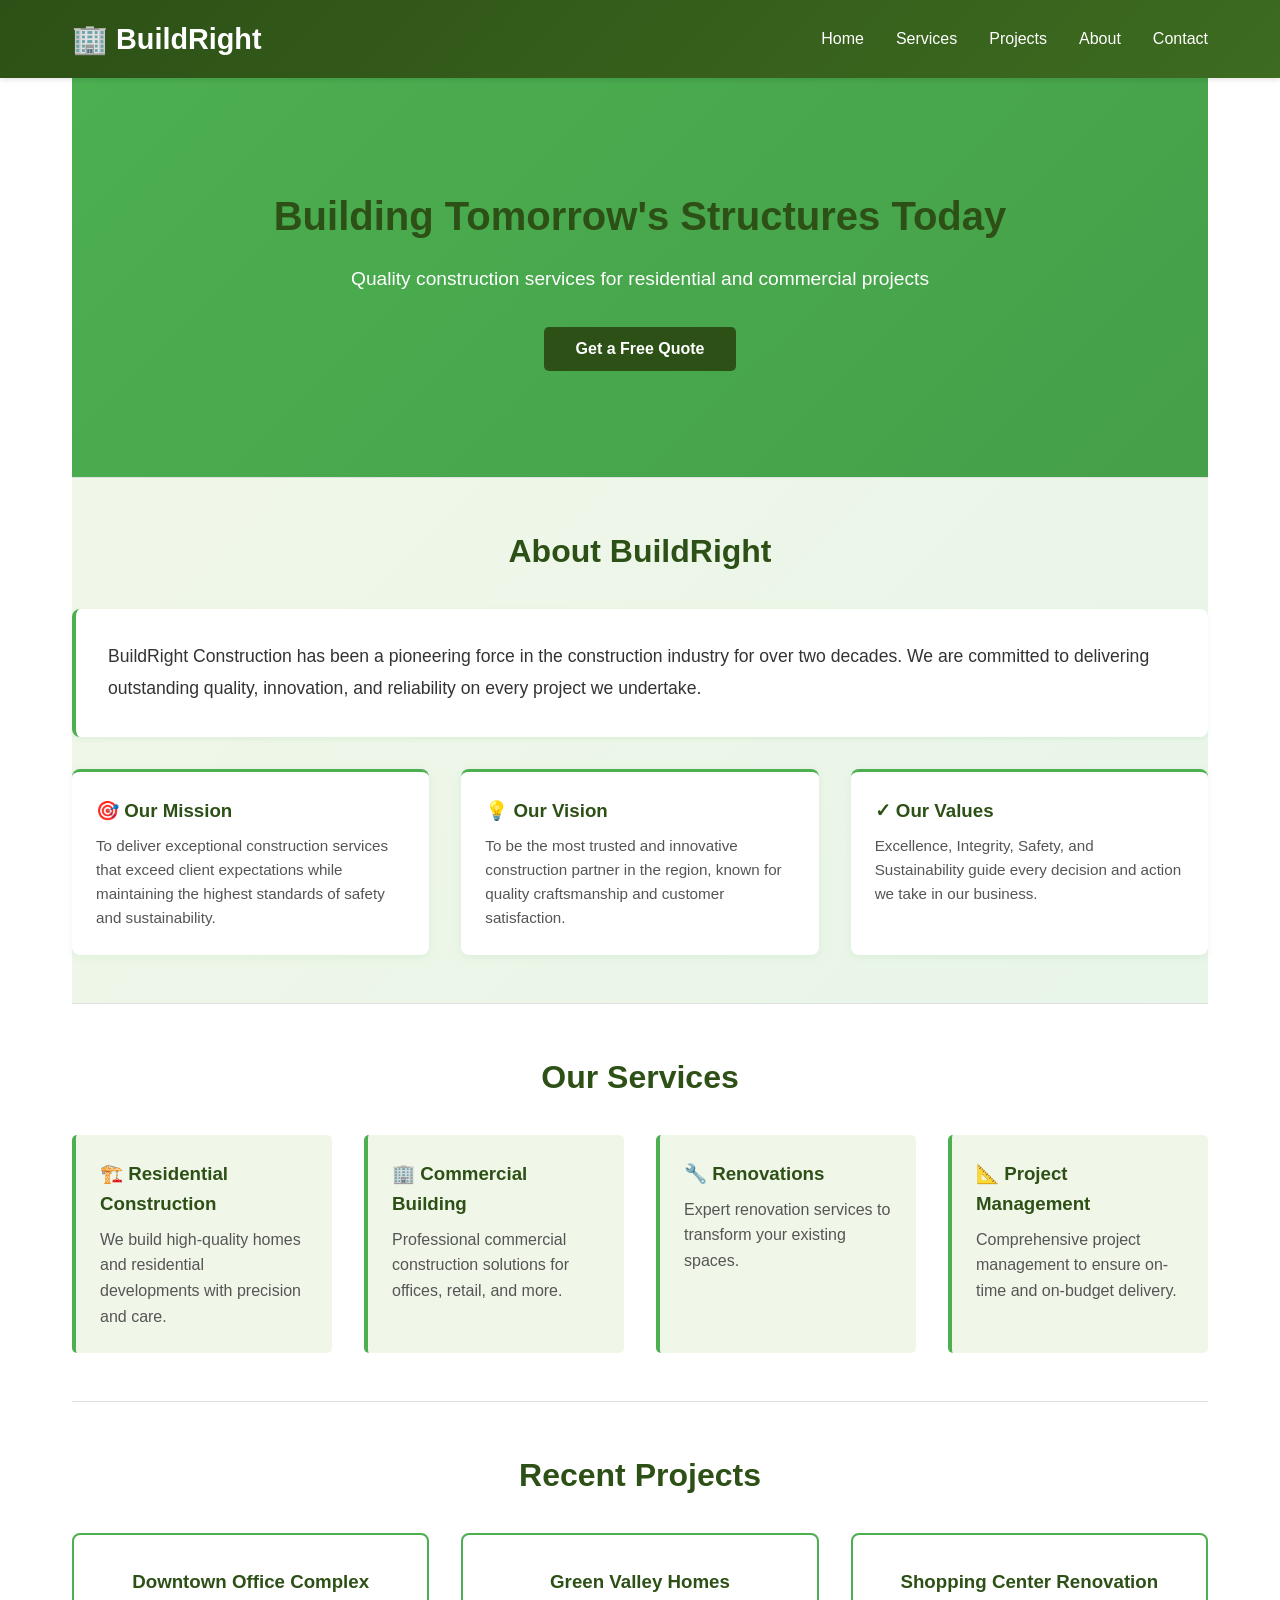
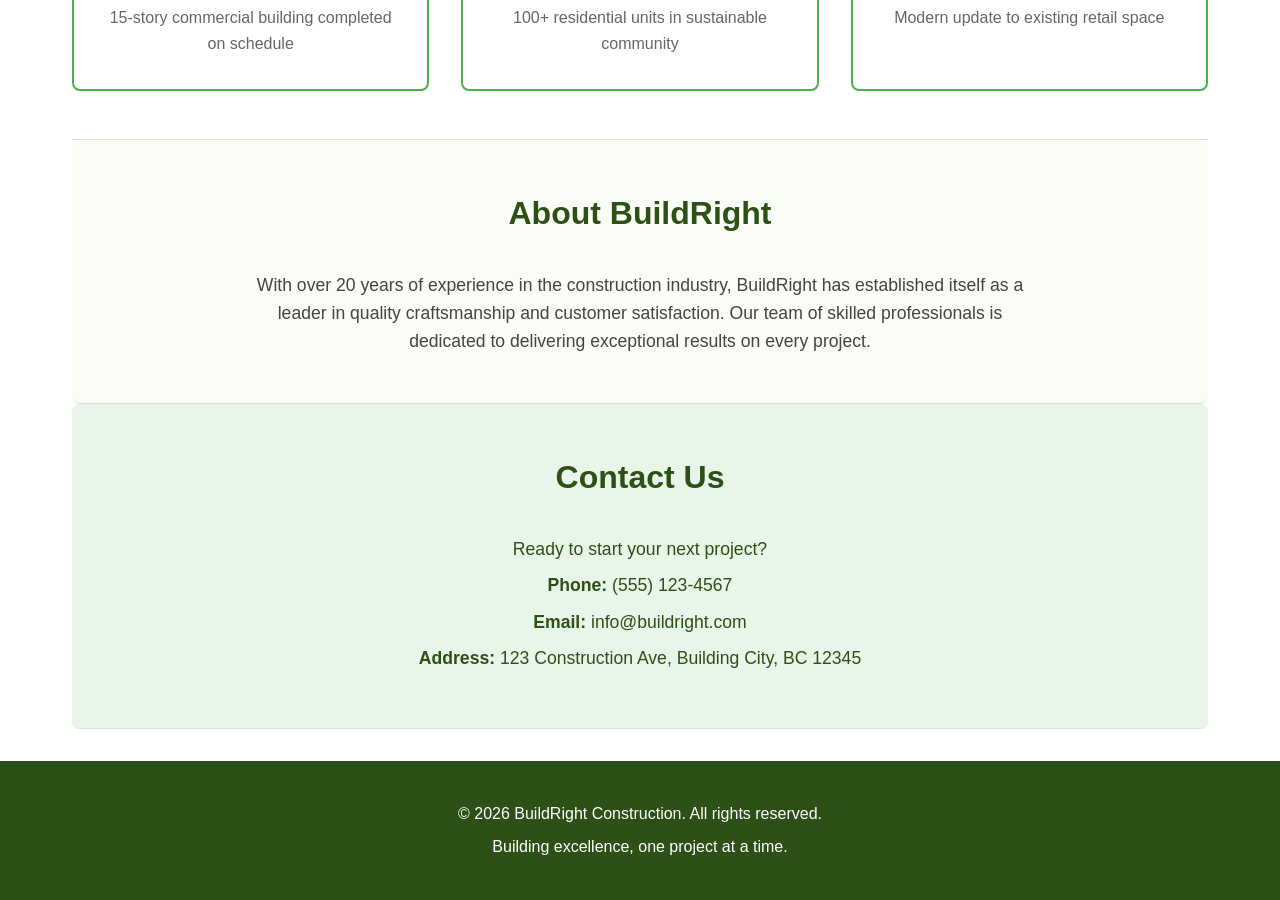
<file: index.html>
<!DOCTYPE html>
<html lang="en">
<head>
    <meta charset="UTF-8">
    <meta name="viewport" content="width=device-width, initial-scale=1.0">
    <title>BuildRight Construction - Your Trusted Building Partner</title>
    <link rel="stylesheet" href="style.css">
</head>
<body>
    <!-- Header -->
    <header>
        <div class="header-container">
            <div class="logo">
                <h1>🏢 BuildRight</h1>
            </div>
            <nav>
                <ul>
                    <li><a href="#home">Home</a></li>
                    <li><a href="services.html">Services</a></li>
                    <li><a href="#projects">Projects</a></li>
                    <li><a href="about.html">About</a></li>
                    <li><a href="#contact">Contact</a></li>
                </ul>
            </nav>
        </div>
    </header>

    <!-- Main Content -->
    <main>
        <!-- Hero Section -->
        <section class="hero" id="home">
            <div class="hero-content">
                <h2>Building Tomorrow's Structures Today</h2>
                <p>Quality construction services for residential and commercial projects</p>
                <button class="cta-button">Get a Free Quote</button>
            </div>
        </section>

        <!-- About Company Section -->
        <section class="about-company" id="company">
            <h2>About BuildRight</h2>
            <div class="about-company-content">
                <div class="about-intro">
                    <p>BuildRight Construction has been a pioneering force in the construction industry for over two decades. We are committed to delivering outstanding quality, innovation, and reliability on every project we undertake.</p>
                </div>
                <div class="about-features">
                    <div class="feature-item">
                        <h3>🎯 Our Mission</h3>
                        <p>To deliver exceptional construction services that exceed client expectations while maintaining the highest standards of safety and sustainability.</p>
                    </div>
                    <div class="feature-item">
                        <h3>💡 Our Vision</h3>
                        <p>To be the most trusted and innovative construction partner in the region, known for quality craftsmanship and customer satisfaction.</p>
                    </div>
                    <div class="feature-item">
                        <h3>✓ Our Values</h3>
                        <p>Excellence, Integrity, Safety, and Sustainability guide every decision and action we take in our business.</p>
                    </div>
                </div>
            </div>
        </section>

        <!-- Services Section -->
        <section class="services" id="services">
            <h2>Our Services</h2>
            <div class="services-grid">
                <div class="service-card">
                    <h3>🏗️ Residential Construction</h3>
                    <p>We build high-quality homes and residential developments with precision and care.</p>
                </div>
                <div class="service-card">
                    <h3>🏢 Commercial Building</h3>
                    <p>Professional commercial construction solutions for offices, retail, and more.</p>
                </div>
                <div class="service-card">
                    <h3>🔧 Renovations</h3>
                    <p>Expert renovation services to transform your existing spaces.</p>
                </div>
                <div class="service-card">
                    <h3>📐 Project Management</h3>
                    <p>Comprehensive project management to ensure on-time and on-budget delivery.</p>
                </div>
            </div>
        </section>

        <!-- Projects Section -->
        <section class="projects" id="projects">
            <h2>Recent Projects</h2>
            <div class="projects-grid">
                <div class="project-card">
                    <h3>Downtown Office Complex</h3>
                    <p>15-story commercial building completed on schedule</p>
                </div>
                <div class="project-card">
                    <h3>Green Valley Homes</h3>
                    <p>100+ residential units in sustainable community</p>
                </div>
                <div class="project-card">
                    <h3>Shopping Center Renovation</h3>
                    <p>Modern update to existing retail space</p>
                </div>
            </div>
        </section>

        <!-- About Section -->
        <section class="about" id="about">
            <h2>About BuildRight</h2>
            <p>With over 20 years of experience in the construction industry, BuildRight has established itself as a leader in quality craftsmanship and customer satisfaction. Our team of skilled professionals is dedicated to delivering exceptional results on every project.</p>
        </section>

        <!-- Contact Section -->
        <section class="contact" id="contact">
            <h2>Contact Us</h2>
            <p>Ready to start your next project?</p>
            <p><strong>Phone:</strong> (555) 123-4567</p>
            <p><strong>Email:</strong> info@buildright.com</p>
            <p><strong>Address:</strong> 123 Construction Ave, Building City, BC 12345</p>
        </section>
    </main>

    <!-- Footer -->
    <footer>
        <div class="footer-content">
            <p>&copy; 2026 BuildRight Construction. All rights reserved.</p>
            <p>Building excellence, one project at a time.</p>
        </div>
    </footer>
</body>
</html>
</file>
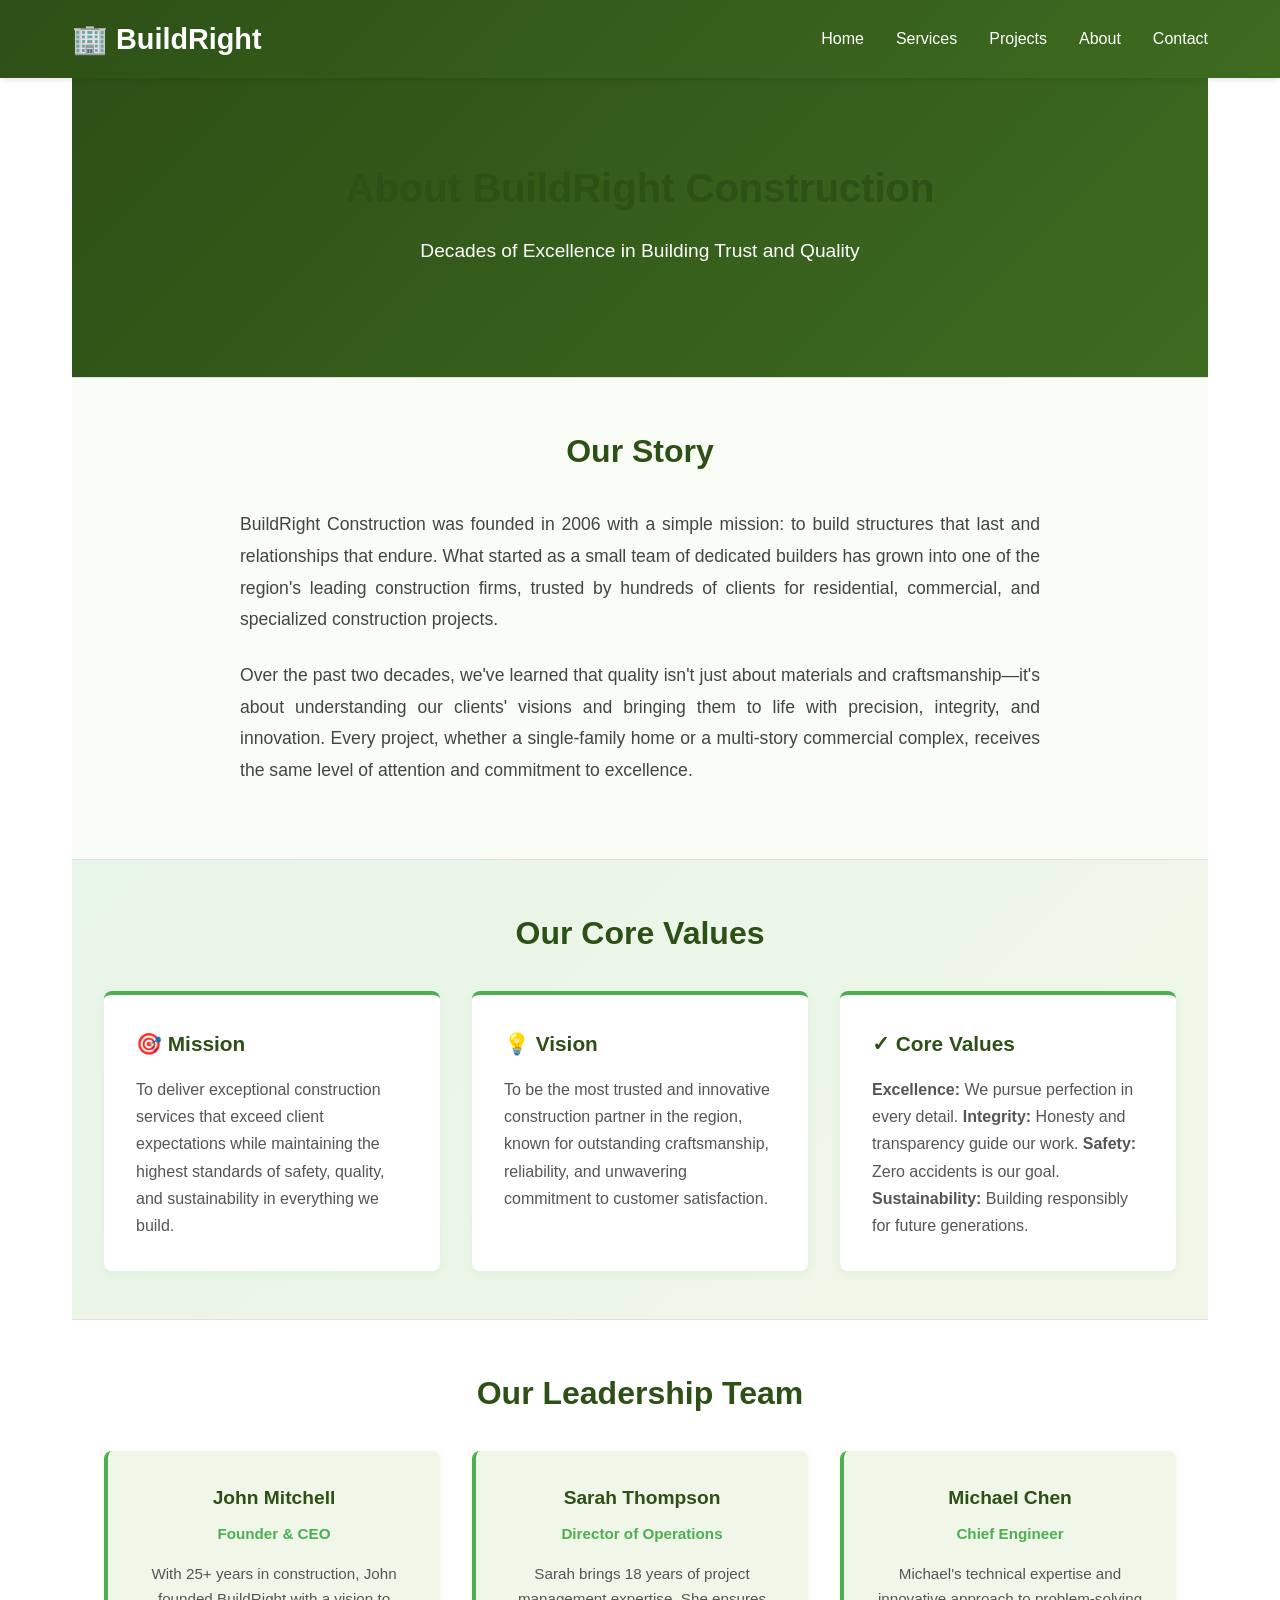
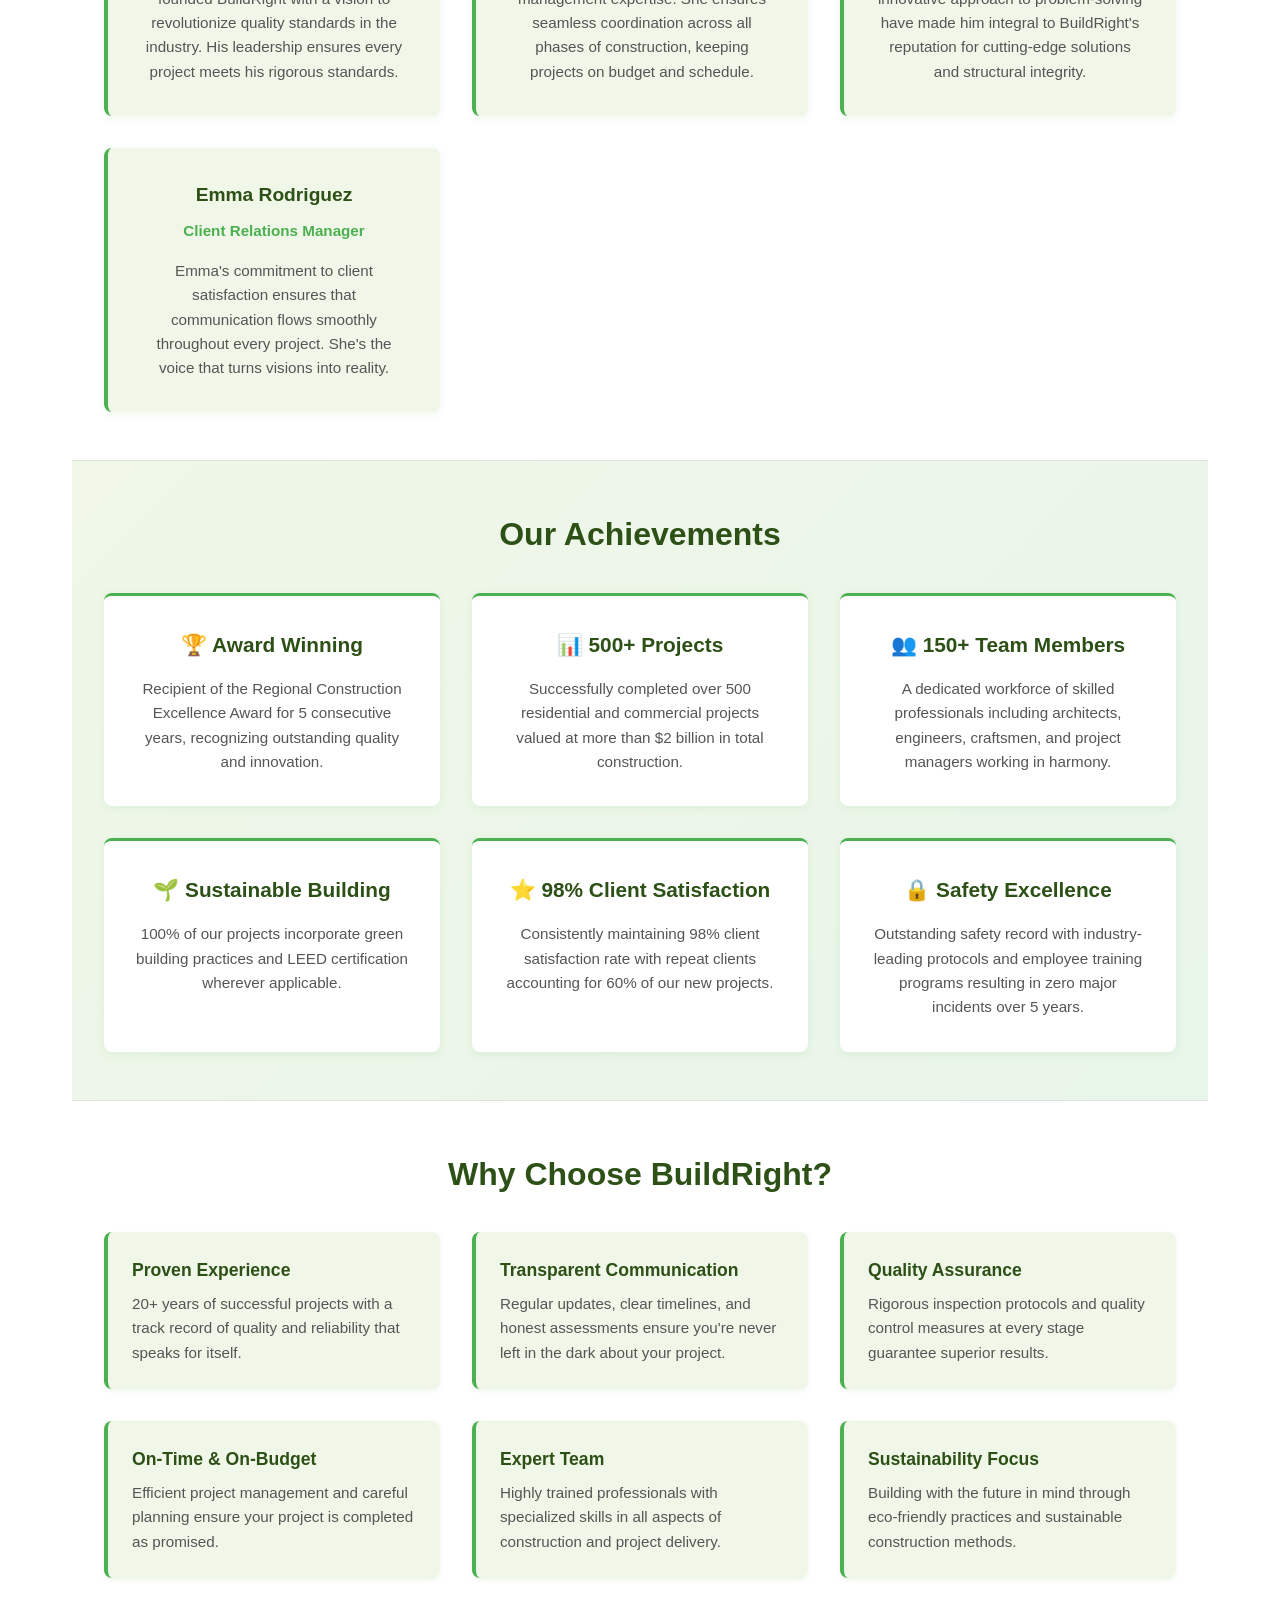
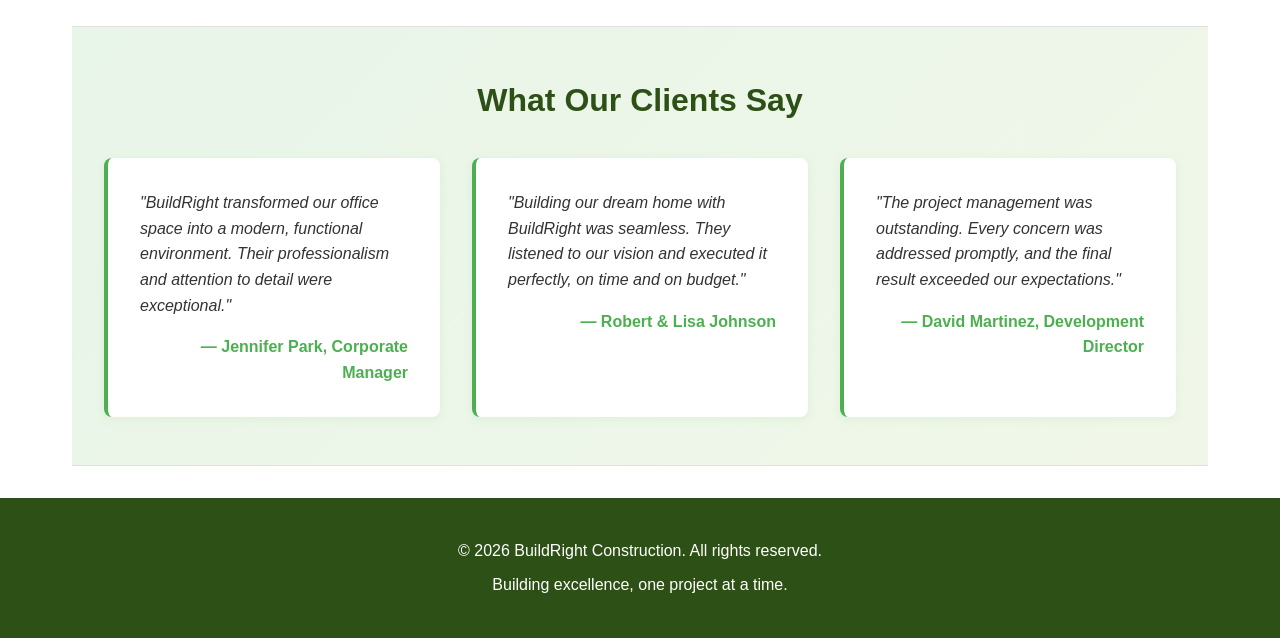
<file: about.html>
<!DOCTYPE html>
<html lang="en">
<head>
    <meta charset="UTF-8">
    <meta name="viewport" content="width=device-width, initial-scale=1.0">
    <title>About BuildRight Construction - Our Story & Values</title>
    <link rel="stylesheet" href="style.css">
</head>
<body>
    <!-- Header -->
    <header>
        <div class="header-container">
            <div class="logo">
                <h1>🏢 BuildRight</h1>
            </div>
            <nav>
                <ul>
                    <li><a href="index.html#home">Home</a></li>
                    <li><a href="services.html">Services</a></li>
                    <li><a href="index.html#projects">Projects</a></li>
                    <li><a href="about.html">About</a></li>
                    <li><a href="index.html#contact">Contact</a></li>
                </ul>
            </nav>
        </div>
    </header>

    <!-- Main Content -->
    <main>
        <!-- Page Hero Section -->
        <section class="page-hero">
            <div class="hero-content">
                <h2>About BuildRight Construction</h2>
                <p>Decades of Excellence in Building Trust and Quality</p>
            </div>
        </section>

        <!-- Company History Section -->
        <section class="about-section">
            <h2>Our Story</h2>
            <div class="about-content">
                <p>BuildRight Construction was founded in 2006 with a simple mission: to build structures that last and relationships that endure. What started as a small team of dedicated builders has grown into one of the region's leading construction firms, trusted by hundreds of clients for residential, commercial, and specialized construction projects.</p>
                <p>Over the past two decades, we've learned that quality isn't just about materials and craftsmanship—it's about understanding our clients' visions and bringing them to life with precision, integrity, and innovation. Every project, whether a single-family home or a multi-story commercial complex, receives the same level of attention and commitment to excellence.</p>
            </div>
        </section>

        <!-- Mission, Vision, Values Section -->
        <section class="mvv-section">
            <h2>Our Core Values</h2>
            <div class="mvv-grid">
                <div class="mvv-card">
                    <h3>🎯 Mission</h3>
                    <p>To deliver exceptional construction services that exceed client expectations while maintaining the highest standards of safety, quality, and sustainability in everything we build.</p>
                </div>
                <div class="mvv-card">
                    <h3>💡 Vision</h3>
                    <p>To be the most trusted and innovative construction partner in the region, known for outstanding craftsmanship, reliability, and unwavering commitment to customer satisfaction.</p>
                </div>
                <div class="mvv-card">
                    <h3>✓ Core Values</h3>
                    <p><strong>Excellence:</strong> We pursue perfection in every detail. <strong>Integrity:</strong> Honesty and transparency guide our work. <strong>Safety:</strong> Zero accidents is our goal. <strong>Sustainability:</strong> Building responsibly for future generations.</p>
                </div>
            </div>
        </section>

        <!-- Team Section -->
        <section class="team-section">
            <h2>Our Leadership Team</h2>
            <div class="team-grid">
                <div class="team-card">
                    <h3>John Mitchell</h3>
                    <p class="title">Founder & CEO</p>
                    <p>With 25+ years in construction, John founded BuildRight with a vision to revolutionize quality standards in the industry. His leadership ensures every project meets his rigorous standards.</p>
                </div>
                <div class="team-card">
                    <h3>Sarah Thompson</h3>
                    <p class="title">Director of Operations</p>
                    <p>Sarah brings 18 years of project management expertise. She ensures seamless coordination across all phases of construction, keeping projects on budget and schedule.</p>
                </div>
                <div class="team-card">
                    <h3>Michael Chen</h3>
                    <p class="title">Chief Engineer</p>
                    <p>Michael's technical expertise and innovative approach to problem-solving have made him integral to BuildRight's reputation for cutting-edge solutions and structural integrity.</p>
                </div>
                <div class="team-card">
                    <h3>Emma Rodriguez</h3>
                    <p class="title">Client Relations Manager</p>
                    <p>Emma's commitment to client satisfaction ensures that communication flows smoothly throughout every project. She's the voice that turns visions into reality.</p>
                </div>
            </div>
        </section>

        <!-- Achievements Section -->
        <section class="achievements-section">
            <h2>Our Achievements</h2>
            <div class="achievements-grid">
                <div class="achievement-card">
                    <h3>🏆 Award Winning</h3>
                    <p>Recipient of the Regional Construction Excellence Award for 5 consecutive years, recognizing outstanding quality and innovation.</p>
                </div>
                <div class="achievement-card">
                    <h3>📊 500+ Projects</h3>
                    <p>Successfully completed over 500 residential and commercial projects valued at more than $2 billion in total construction.</p>
                </div>
                <div class="achievement-card">
                    <h3>👥 150+ Team Members</h3>
                    <p>A dedicated workforce of skilled professionals including architects, engineers, craftsmen, and project managers working in harmony.</p>
                </div>
                <div class="achievement-card">
                    <h3>🌱 Sustainable Building</h3>
                    <p>100% of our projects incorporate green building practices and LEED certification wherever applicable.</p>
                </div>
                <div class="achievement-card">
                    <h3>⭐ 98% Client Satisfaction</h3>
                    <p>Consistently maintaining 98% client satisfaction rate with repeat clients accounting for 60% of our new projects.</p>
                </div>
                <div class="achievement-card">
                    <h3>🔒 Safety Excellence</h3>
                    <p>Outstanding safety record with industry-leading protocols and employee training programs resulting in zero major incidents over 5 years.</p>
                </div>
            </div>
        </section>

        <!-- Why Choose Us Section -->
        <section class="why-choose-us">
            <h2>Why Choose BuildRight?</h2>
            <div class="why-grid">
                <div class="why-card">
                    <h4>Proven Experience</h4>
                    <p>20+ years of successful projects with a track record of quality and reliability that speaks for itself.</p>
                </div>
                <div class="why-card">
                    <h4>Transparent Communication</h4>
                    <p>Regular updates, clear timelines, and honest assessments ensure you're never left in the dark about your project.</p>
                </div>
                <div class="why-card">
                    <h4>Quality Assurance</h4>
                    <p>Rigorous inspection protocols and quality control measures at every stage guarantee superior results.</p>
                </div>
                <div class="why-card">
                    <h4>On-Time & On-Budget</h4>
                    <p>Efficient project management and careful planning ensure your project is completed as promised.</p>
                </div>
                <div class="why-card">
                    <h4>Expert Team</h4>
                    <p>Highly trained professionals with specialized skills in all aspects of construction and project delivery.</p>
                </div>
                <div class="why-card">
                    <h4>Sustainability Focus</h4>
                    <p>Building with the future in mind through eco-friendly practices and sustainable construction methods.</p>
                </div>
            </div>
        </section>

        <!-- Testimonials Section -->
        <section class="testimonials-section">
            <h2>What Our Clients Say</h2>
            <div class="testimonials-grid">
                <div class="testimonial-card">
                    <p class="quote">"BuildRight transformed our office space into a modern, functional environment. Their professionalism and attention to detail were exceptional."</p>
                    <p class="client">— Jennifer Park, Corporate Manager</p>
                </div>
                <div class="testimonial-card">
                    <p class="quote">"Building our dream home with BuildRight was seamless. They listened to our vision and executed it perfectly, on time and on budget."</p>
                    <p class="client">— Robert & Lisa Johnson</p>
                </div>
                <div class="testimonial-card">
                    <p class="quote">"The project management was outstanding. Every concern was addressed promptly, and the final result exceeded our expectations."</p>
                    <p class="client">— David Martinez, Development Director</p>
                </div>
            </div>
        </section>
    </main>

    <!-- Footer -->
    <footer>
        <div class="footer-content">
            <p>&copy; 2026 BuildRight Construction. All rights reserved.</p>
            <p>Building excellence, one project at a time.</p>
        </div>
    </footer>
</body>
</html>
</file>
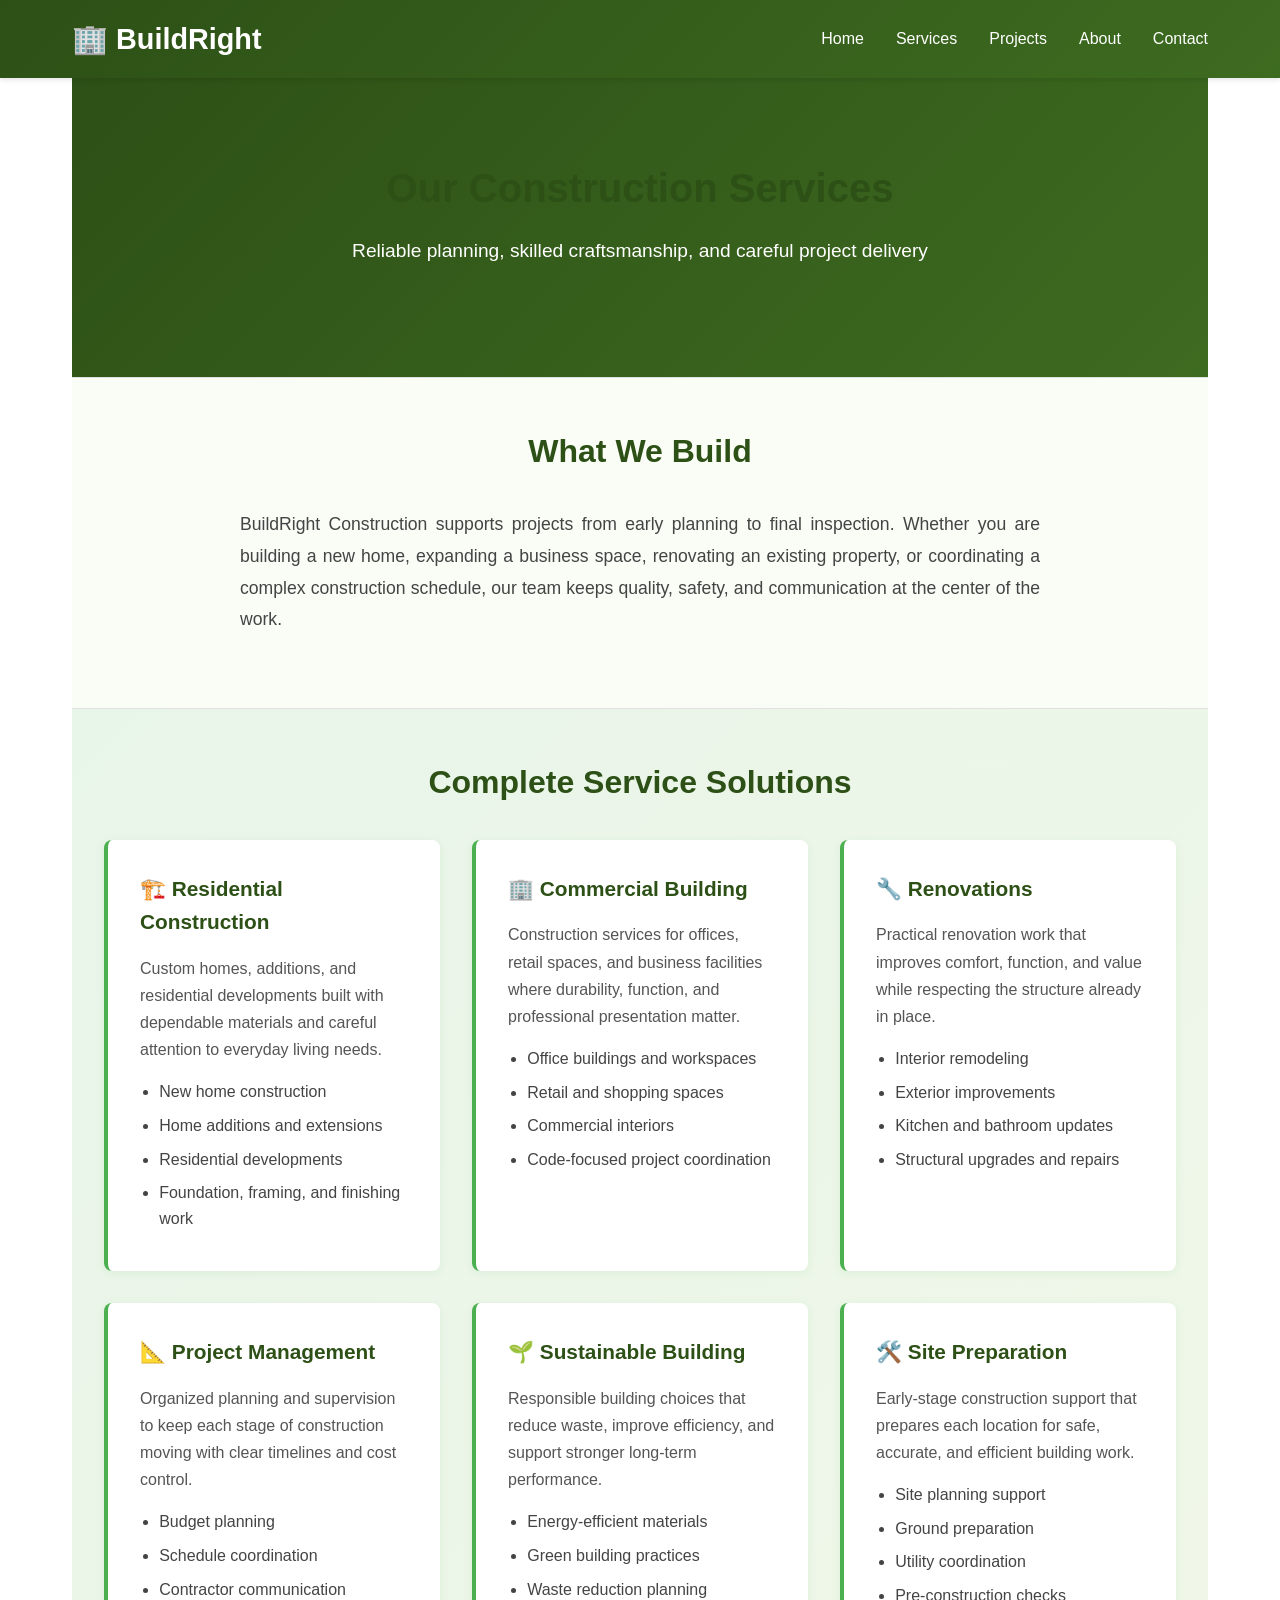
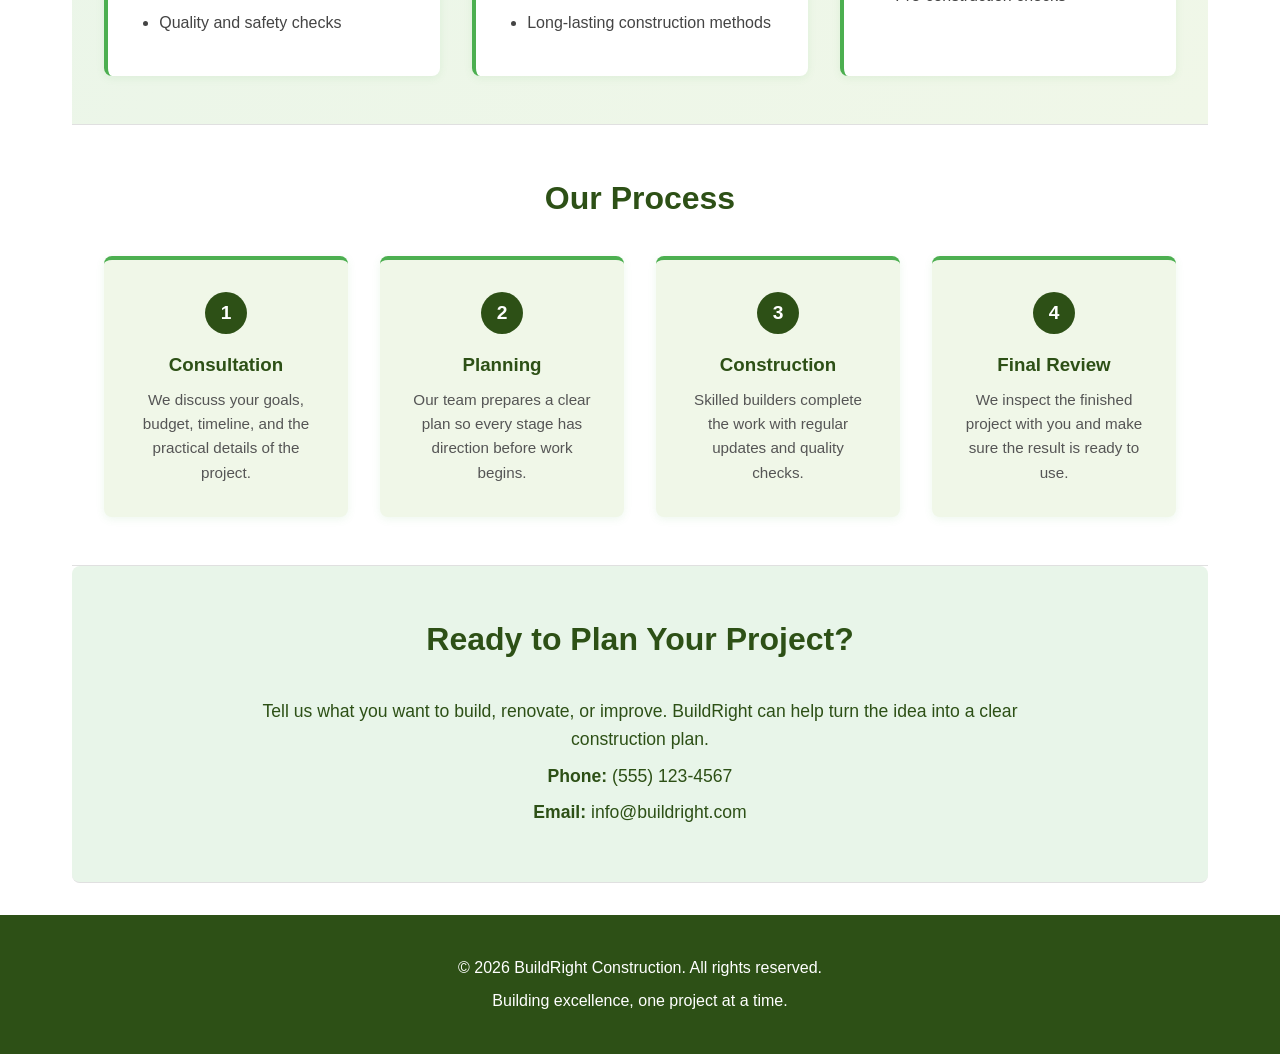
<file: services.html>
<!DOCTYPE html>
<html lang="en">
<head>
    <meta charset="UTF-8">
    <meta name="viewport" content="width=device-width, initial-scale=1.0">
    <title>Services - BuildRight Construction</title>
    <link rel="stylesheet" href="style.css">
</head>
<body>
    <!-- Header -->
    <header>
        <div class="header-container">
            <div class="logo">
                <h1>🏢 BuildRight</h1>
            </div>
            <nav>
                <ul>
                    <li><a href="index.html#home">Home</a></li>
                    <li><a href="services.html">Services</a></li>
                    <li><a href="index.html#projects">Projects</a></li>
                    <li><a href="about.html">About</a></li>
                    <li><a href="index.html#contact">Contact</a></li>
                </ul>
            </nav>
        </div>
    </header>

    <!-- Main Content -->
    <main>
        <!-- Page Hero Section -->
        <section class="page-hero">
            <div class="hero-content">
                <h2>Our Construction Services</h2>
                <p>Reliable planning, skilled craftsmanship, and careful project delivery</p>
            </div>
        </section>

        <!-- Services Introduction -->
        <section class="services-intro">
            <h2>What We Build</h2>
            <div class="about-content">
                <p>BuildRight Construction supports projects from early planning to final inspection. Whether you are building a new home, expanding a business space, renovating an existing property, or coordinating a complex construction schedule, our team keeps quality, safety, and communication at the center of the work.</p>
            </div>
        </section>

        <!-- Detailed Services Section -->
        <section class="services-detail-section">
            <h2>Complete Service Solutions</h2>
            <div class="services-detail-grid">
                <div class="service-detail-card">
                    <h3>🏗️ Residential Construction</h3>
                    <p>Custom homes, additions, and residential developments built with dependable materials and careful attention to everyday living needs.</p>
                    <ul>
                        <li>New home construction</li>
                        <li>Home additions and extensions</li>
                        <li>Residential developments</li>
                        <li>Foundation, framing, and finishing work</li>
                    </ul>
                </div>

                <div class="service-detail-card">
                    <h3>🏢 Commercial Building</h3>
                    <p>Construction services for offices, retail spaces, and business facilities where durability, function, and professional presentation matter.</p>
                    <ul>
                        <li>Office buildings and workspaces</li>
                        <li>Retail and shopping spaces</li>
                        <li>Commercial interiors</li>
                        <li>Code-focused project coordination</li>
                    </ul>
                </div>

                <div class="service-detail-card">
                    <h3>🔧 Renovations</h3>
                    <p>Practical renovation work that improves comfort, function, and value while respecting the structure already in place.</p>
                    <ul>
                        <li>Interior remodeling</li>
                        <li>Exterior improvements</li>
                        <li>Kitchen and bathroom updates</li>
                        <li>Structural upgrades and repairs</li>
                    </ul>
                </div>

                <div class="service-detail-card">
                    <h3>📐 Project Management</h3>
                    <p>Organized planning and supervision to keep each stage of construction moving with clear timelines and cost control.</p>
                    <ul>
                        <li>Budget planning</li>
                        <li>Schedule coordination</li>
                        <li>Contractor communication</li>
                        <li>Quality and safety checks</li>
                    </ul>
                </div>

                <div class="service-detail-card">
                    <h3>🌱 Sustainable Building</h3>
                    <p>Responsible building choices that reduce waste, improve efficiency, and support stronger long-term performance.</p>
                    <ul>
                        <li>Energy-efficient materials</li>
                        <li>Green building practices</li>
                        <li>Waste reduction planning</li>
                        <li>Long-lasting construction methods</li>
                    </ul>
                </div>

                <div class="service-detail-card">
                    <h3>🛠️ Site Preparation</h3>
                    <p>Early-stage construction support that prepares each location for safe, accurate, and efficient building work.</p>
                    <ul>
                        <li>Site planning support</li>
                        <li>Ground preparation</li>
                        <li>Utility coordination</li>
                        <li>Pre-construction checks</li>
                    </ul>
                </div>
            </div>
        </section>

        <!-- Process Section -->
        <section class="service-process-section">
            <h2>Our Process</h2>
            <div class="process-grid">
                <div class="process-card">
                    <span class="process-number">1</span>
                    <h3>Consultation</h3>
                    <p>We discuss your goals, budget, timeline, and the practical details of the project.</p>
                </div>
                <div class="process-card">
                    <span class="process-number">2</span>
                    <h3>Planning</h3>
                    <p>Our team prepares a clear plan so every stage has direction before work begins.</p>
                </div>
                <div class="process-card">
                    <span class="process-number">3</span>
                    <h3>Construction</h3>
                    <p>Skilled builders complete the work with regular updates and quality checks.</p>
                </div>
                <div class="process-card">
                    <span class="process-number">4</span>
                    <h3>Final Review</h3>
                    <p>We inspect the finished project with you and make sure the result is ready to use.</p>
                </div>
            </div>
        </section>

        <!-- Contact Callout Section -->
        <section class="services-contact">
            <h2>Ready to Plan Your Project?</h2>
            <p>Tell us what you want to build, renovate, or improve. BuildRight can help turn the idea into a clear construction plan.</p>
            <p><strong>Phone:</strong> (555) 123-4567</p>
            <p><strong>Email:</strong> info@buildright.com</p>
        </section>
    </main>

    <!-- Footer -->
    <footer>
        <div class="footer-content">
            <p>&copy; 2026 BuildRight Construction. All rights reserved.</p>
            <p>Building excellence, one project at a time.</p>
        </div>
    </footer>
</body>
</html>
</file>
<file: style.css>
/* General Styles */
* {
    margin: 0;
    padding: 0;
    box-sizing: border-box;
}

body {
    font-family: 'Segoe UI', Tahoma, Geneva, Verdana, sans-serif;
    line-height: 1.6;
    color: #333;
}

/* Header Styles */
header {
    background: linear-gradient(135deg, #2d5016 0%, #3d6b20 100%);
    color: white;
    padding: 1rem 0;
    box-shadow: 0 2px 5px rgba(0, 0, 0, 0.1);
    position: sticky;
    top: 0;
    z-index: 100;
}

.header-container {
    max-width: 1200px;
    margin: 0 auto;
    display: flex;
    justify-content: space-between;
    align-items: center;
    padding: 0 2rem;
}

.logo h1 {
    font-size: 1.8rem;
    font-weight: bold;
}

nav ul {
    display: flex;
    list-style: none;
    gap: 2rem;
}

nav a {
    color: white;
    text-decoration: none;
    font-weight: 500;
    transition: color 0.3s ease;
}

nav a:hover {
    color: #a4d65e;
}

/* Hero Section */
.hero {
    background: linear-gradient(135deg, #4caf50 0%, #45a049 100%);
    color: white;
    padding: 6rem 2rem;
    text-align: center;
    min-height: 400px;
    display: flex;
    align-items: center;
    justify-content: center;
}

.hero-content h2 {
    font-size: 2.5rem;
    margin-bottom: 1rem;
}

.hero-content p {
    font-size: 1.2rem;
    margin-bottom: 2rem;
}

.cta-button {
    background-color: #2d5016;
    color: white;
    padding: 0.8rem 2rem;
    font-size: 1rem;
    border: none;
    border-radius: 5px;
    cursor: pointer;
    transition: background-color 0.3s ease;
    font-weight: bold;
}

.cta-button:hover {
    background-color: #1e3610;
}

/* Main Content Container */
main {
    max-width: 1200px;
    margin: 0 auto;
    padding: 0 2rem;
}

section {
    padding: 3rem 0;
    border-bottom: 1px solid #e0e0e0;
}

section h2 {
    color: #2d5016;
    font-size: 2rem;
    margin-bottom: 2rem;
    text-align: center;
}

/* About Company Section */
.about-company {
    background: linear-gradient(135deg, #f0f7e8 0%, #e8f5e9 100%);
}

.about-company h2 {
    color: #2d5016;
}

.about-company-content {
    display: flex;
    flex-direction: column;
    gap: 2rem;
}

.about-intro {
    background-color: white;
    padding: 2rem;
    border-radius: 8px;
    border-left: 4px solid #4caf50;
    box-shadow: 0 2px 5px rgba(76, 175, 80, 0.1);
}

.about-intro p {
    font-size: 1.1rem;
    color: #333;
    line-height: 1.8;
}

.about-features {
    display: grid;
    grid-template-columns: repeat(auto-fit, minmax(200px, 1fr));
    gap: 2rem;
}

.feature-item {
    background-color: white;
    padding: 1.5rem;
    border-radius: 8px;
    border-top: 3px solid #4caf50;
    box-shadow: 0 2px 8px rgba(76, 175, 80, 0.1);
    transition: transform 0.3s ease, box-shadow 0.3s ease;
}

.feature-item:hover {
    transform: translateY(-3px);
    box-shadow: 0 5px 15px rgba(76, 175, 80, 0.2);
}

.feature-item h3 {
    color: #2d5016;
    margin-bottom: 0.5rem;
}

.feature-item p {
    color: #555;
    font-size: 0.95rem;
}

/* Services Section */
.services-grid {
    display: grid;
    grid-template-columns: repeat(auto-fit, minmax(250px, 1fr));
    gap: 2rem;
}

.service-card {
    background-color: #f0f7e8;
    border-left: 4px solid #4caf50;
    padding: 1.5rem;
    border-radius: 5px;
    transition: transform 0.3s ease, box-shadow 0.3s ease;
}

.service-card:hover {
    transform: translateY(-5px);
    box-shadow: 0 5px 15px rgba(76, 175, 80, 0.2);
}

.service-card h3 {
    color: #2d5016;
    margin-bottom: 0.5rem;
}

.service-card p {
    color: #555;
}

/* Projects Section */
.projects-grid {
    display: grid;
    grid-template-columns: repeat(auto-fit, minmax(280px, 1fr));
    gap: 2rem;
}

.project-card {
    background-color: white;
    border: 2px solid #4caf50;
    padding: 2rem;
    border-radius: 8px;
    text-align: center;
    transition: background-color 0.3s ease;
}

.project-card:hover {
    background-color: #f0f7e8;
}

.project-card h3 {
    color: #2d5016;
    margin-bottom: 0.5rem;
}

.project-card p {
    color: #666;
}

/* About Section */
.about {
    background-color: #f9fdf5;
    padding: 3rem 2rem;
    border-radius: 8px;
}

.about p {
    font-size: 1.1rem;
    color: #444;
    max-width: 800px;
    margin: 0 auto;
    text-align: center;
}

/* Contact Section */
.contact {
    background-color: #e8f5e9;
    padding: 3rem 2rem;
    text-align: center;
    border-radius: 8px;
}

.contact p {
    color: #2d5016;
    font-size: 1.1rem;
    margin: 0.5rem 0;
}

/* Footer */
footer {
    background-color: #2d5016;
    color: white;
    text-align: center;
    padding: 2rem;
    margin-top: 2rem;
}

.footer-content p {
    margin: 0.5rem 0;
}

/* Page Hero Section */
.page-hero {
    background: linear-gradient(135deg, #2d5016 0%, #3d6b20 100%);
    color: white;
    padding: 4rem 2rem;
    text-align: center;
    min-height: 300px;
    display: flex;
    align-items: center;
    justify-content: center;
}

.page-hero .hero-content h2 {
    font-size: 2.5rem;
}

.page-hero .hero-content p {
    font-size: 1.2rem;
}

/* About Section */
.about-section {
    background-color: #f9fdf5;
    padding: 3rem 2rem;
}

.about-section h2 {
    color: #2d5016;
    text-align: center;
    margin-bottom: 2rem;
}

.about-content {
    max-width: 800px;
    margin: 0 auto;
}

.about-content p {
    font-size: 1.1rem;
    color: #444;
    margin-bottom: 1.5rem;
    line-height: 1.8;
    text-align: justify;
}

/* Mission, Vision, Values Section */
.mvv-section {
    background: linear-gradient(135deg, #e8f5e9 0%, #f0f7e8 100%);
    padding: 3rem 2rem;
}

.mvv-section h2 {
    color: #2d5016;
    text-align: center;
    margin-bottom: 2rem;
}

.mvv-grid {
    display: grid;
    grid-template-columns: repeat(auto-fit, minmax(280px, 1fr));
    gap: 2rem;
    max-width: 1200px;
    margin: 0 auto;
}

.mvv-card {
    background-color: white;
    padding: 2rem;
    border-radius: 8px;
    border-top: 4px solid #4caf50;
    box-shadow: 0 2px 8px rgba(76, 175, 80, 0.1);
    transition: transform 0.3s ease, box-shadow 0.3s ease;
}

.mvv-card:hover {
    transform: translateY(-5px);
    box-shadow: 0 5px 15px rgba(76, 175, 80, 0.2);
}

.mvv-card h3 {
    color: #2d5016;
    margin-bottom: 1rem;
    font-size: 1.3rem;
}

.mvv-card p {
    color: #555;
    line-height: 1.7;
}

/* Team Section */
.team-section {
    background-color: white;
    padding: 3rem 2rem;
}

.team-section h2 {
    color: #2d5016;
    text-align: center;
    margin-bottom: 2rem;
}

.team-grid {
    display: grid;
    grid-template-columns: repeat(auto-fit, minmax(250px, 1fr));
    gap: 2rem;
    max-width: 1200px;
    margin: 0 auto;
}

.team-card {
    background-color: #f0f7e8;
    padding: 2rem;
    border-radius: 8px;
    border-left: 4px solid #4caf50;
    text-align: center;
    box-shadow: 0 2px 8px rgba(76, 175, 80, 0.1);
    transition: transform 0.3s ease;
}

.team-card:hover {
    transform: translateY(-3px);
}

.team-card h3 {
    color: #2d5016;
    margin-bottom: 0.5rem;
    font-size: 1.2rem;
}

.team-card .title {
    color: #4caf50;
    font-weight: bold;
    margin-bottom: 1rem;
}

.team-card p {
    color: #555;
    font-size: 0.95rem;
    line-height: 1.6;
}

/* Achievements Section */
.achievements-section {
    background: linear-gradient(135deg, #f0f7e8 0%, #e8f5e9 100%);
    padding: 3rem 2rem;
}

.achievements-section h2 {
    color: #2d5016;
    text-align: center;
    margin-bottom: 2rem;
}

.achievements-grid {
    display: grid;
    grid-template-columns: repeat(auto-fit, minmax(250px, 1fr));
    gap: 2rem;
    max-width: 1200px;
    margin: 0 auto;
}

.achievement-card {
    background-color: white;
    padding: 2rem;
    border-radius: 8px;
    border-top: 3px solid #4caf50;
    text-align: center;
    box-shadow: 0 2px 8px rgba(76, 175, 80, 0.1);
    transition: transform 0.3s ease, box-shadow 0.3s ease;
}

.achievement-card:hover {
    transform: translateY(-5px);
    box-shadow: 0 5px 15px rgba(76, 175, 80, 0.2);
}

.achievement-card h3 {
    color: #2d5016;
    margin-bottom: 1rem;
    font-size: 1.3rem;
}

.achievement-card p {
    color: #555;
    font-size: 0.95rem;
    line-height: 1.6;
}

/* Why Choose Us Section */
.why-choose-us {
    background-color: white;
    padding: 3rem 2rem;
}

.why-choose-us h2 {
    color: #2d5016;
    text-align: center;
    margin-bottom: 2rem;
}

.why-grid {
    display: grid;
    grid-template-columns: repeat(auto-fit, minmax(260px, 1fr));
    gap: 2rem;
    max-width: 1200px;
    margin: 0 auto;
}

.why-card {
    background-color: #f0f7e8;
    padding: 1.5rem;
    border-radius: 8px;
    border-left: 4px solid #4caf50;
    box-shadow: 0 2px 5px rgba(76, 175, 80, 0.1);
}

.why-card h4 {
    color: #2d5016;
    margin-bottom: 0.5rem;
    font-size: 1.1rem;
}

.why-card p {
    color: #555;
    font-size: 0.95rem;
}

/* Testimonials Section */
.testimonials-section {
    background: linear-gradient(135deg, #e8f5e9 0%, #f0f7e8 100%);
    padding: 3rem 2rem;
}

.testimonials-section h2 {
    color: #2d5016;
    text-align: center;
    margin-bottom: 2rem;
}

.testimonials-grid {
    display: grid;
    grid-template-columns: repeat(auto-fit, minmax(300px, 1fr));
    gap: 2rem;
    max-width: 1200px;
    margin: 0 auto;
}

.testimonial-card {
    background-color: white;
    padding: 2rem;
    border-radius: 8px;
    border-left: 4px solid #4caf50;
    box-shadow: 0 2px 8px rgba(76, 175, 80, 0.1);
    italic {
        font-style: italic;
    }
}

.testimonial-card .quote {
    color: #333;
    font-size: 1rem;
    font-style: italic;
    margin-bottom: 1rem;
    line-height: 1.6;
}

.testimonial-card .client {
    color: #4caf50;
    font-weight: bold;
    text-align: right;
}

/* Services Page */
.services-intro {
    background-color: #f9fdf5;
    padding: 3rem 2rem;
}

.services-detail-section {
    background: linear-gradient(135deg, #e8f5e9 0%, #f0f7e8 100%);
    padding: 3rem 2rem;
}

.services-detail-grid {
    display: grid;
    grid-template-columns: repeat(auto-fit, minmax(280px, 1fr));
    gap: 2rem;
    max-width: 1200px;
    margin: 0 auto;
}

.service-detail-card {
    background-color: white;
    padding: 2rem;
    border-radius: 8px;
    border-left: 4px solid #4caf50;
    box-shadow: 0 2px 8px rgba(76, 175, 80, 0.1);
    transition: transform 0.3s ease, box-shadow 0.3s ease;
}

.service-detail-card:hover {
    transform: translateY(-5px);
    box-shadow: 0 5px 15px rgba(76, 175, 80, 0.2);
}

.service-detail-card h3 {
    color: #2d5016;
    margin-bottom: 1rem;
    font-size: 1.3rem;
}

.service-detail-card p {
    color: #555;
    margin-bottom: 1rem;
    line-height: 1.7;
}

.service-detail-card ul {
    color: #444;
    padding-left: 1.2rem;
}

.service-detail-card li {
    margin-bottom: 0.5rem;
}

.service-process-section {
    background-color: white;
    padding: 3rem 2rem;
}

.process-grid {
    display: grid;
    grid-template-columns: repeat(auto-fit, minmax(220px, 1fr));
    gap: 2rem;
    max-width: 1200px;
    margin: 0 auto;
}

.process-card {
    background-color: #f0f7e8;
    padding: 2rem;
    border-radius: 8px;
    text-align: center;
    border-top: 4px solid #4caf50;
    box-shadow: 0 2px 8px rgba(76, 175, 80, 0.1);
}

.process-number {
    display: inline-flex;
    align-items: center;
    justify-content: center;
    width: 42px;
    height: 42px;
    margin-bottom: 1rem;
    border-radius: 50%;
    background-color: #2d5016;
    color: white;
    font-weight: bold;
    font-size: 1.2rem;
}

.process-card h3 {
    color: #2d5016;
    margin-bottom: 0.5rem;
}

.process-card p {
    color: #555;
    font-size: 0.95rem;
}

.services-contact {
    background-color: #e8f5e9;
    padding: 3rem 2rem;
    text-align: center;
    border-radius: 8px;
}

.services-contact p {
    color: #2d5016;
    font-size: 1.1rem;
    max-width: 800px;
    margin: 0.5rem auto;
}

/* Responsive Design */
@media (max-width: 768px) {
    .header-container {
        flex-direction: column;
        gap: 1rem;
    }

    nav ul {
        gap: 1rem;
        flex-wrap: wrap;
    }

    .hero-content h2 {
        font-size: 1.8rem;
    }

    section h2 {
        font-size: 1.5rem;
    }

    .services-grid,
    .projects-grid,
    .services-detail-grid,
    .process-grid {
        grid-template-columns: 1fr;
    }
}
</file>
